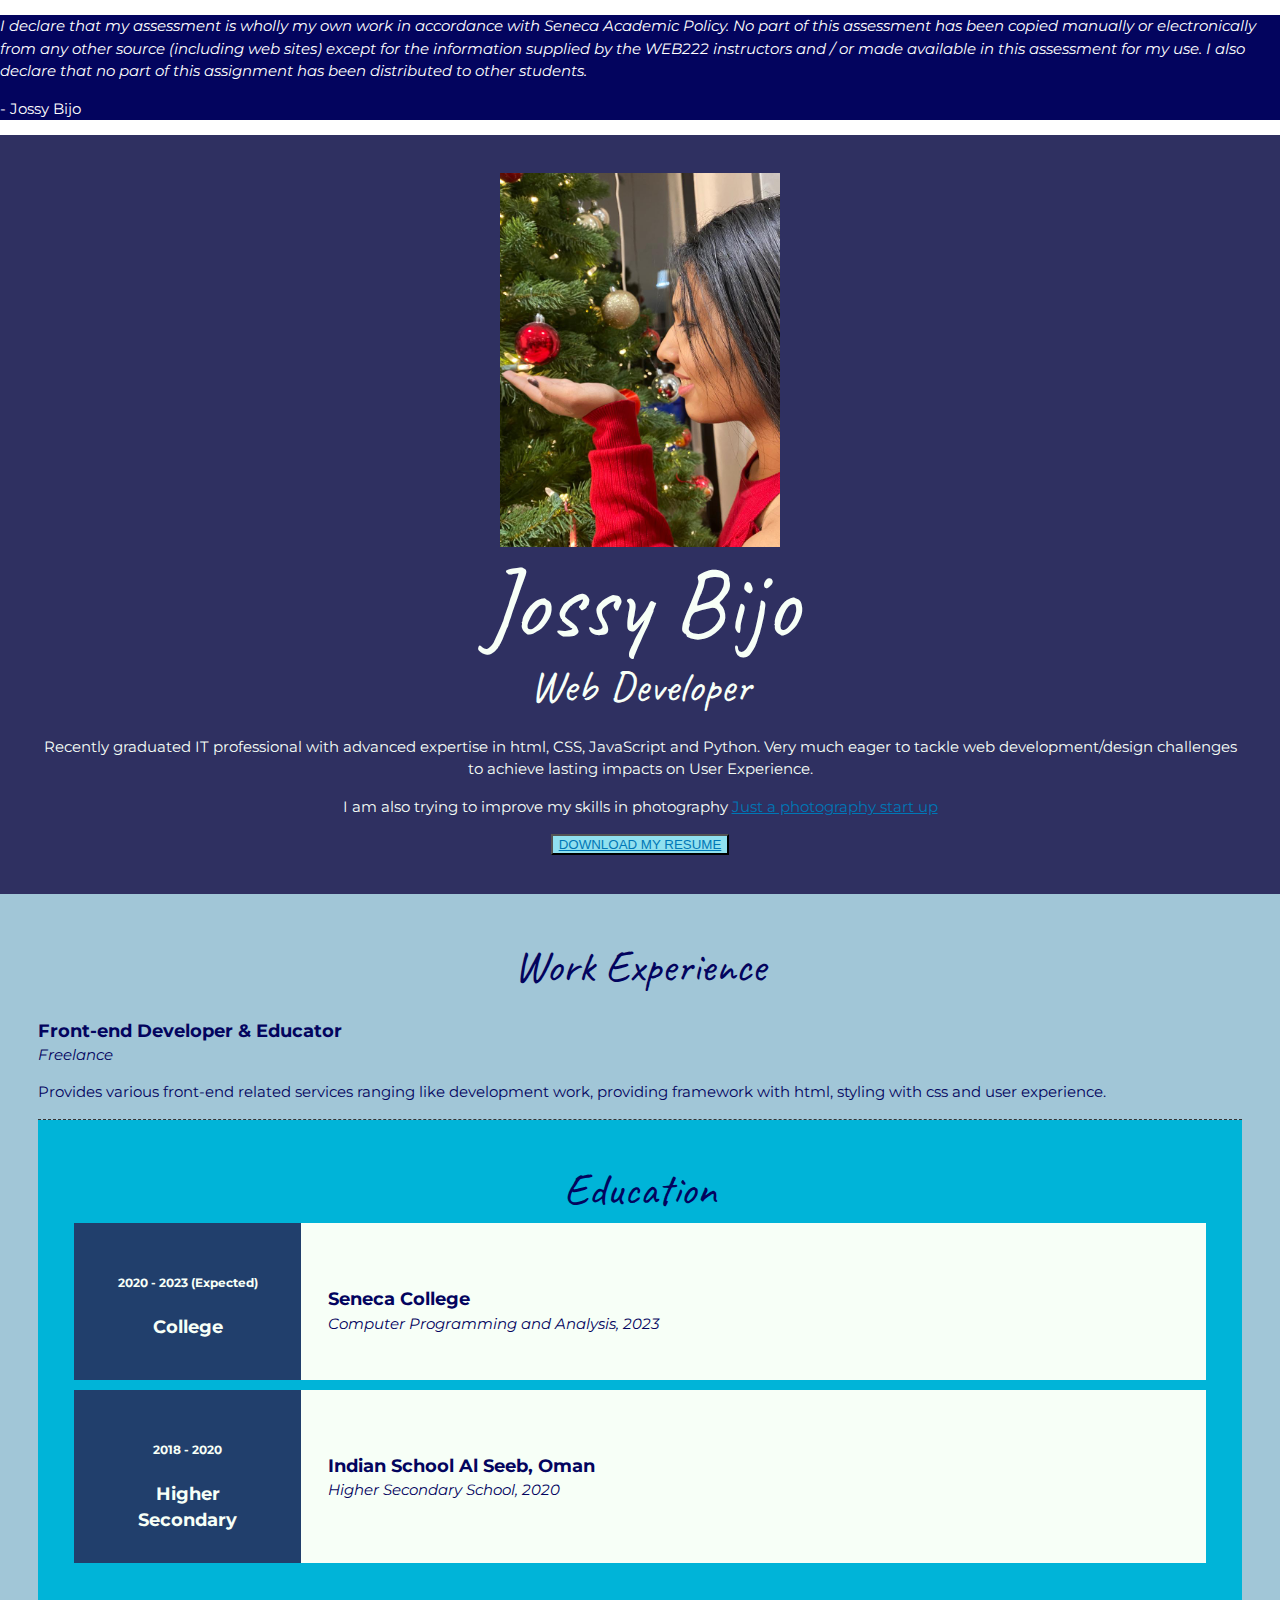
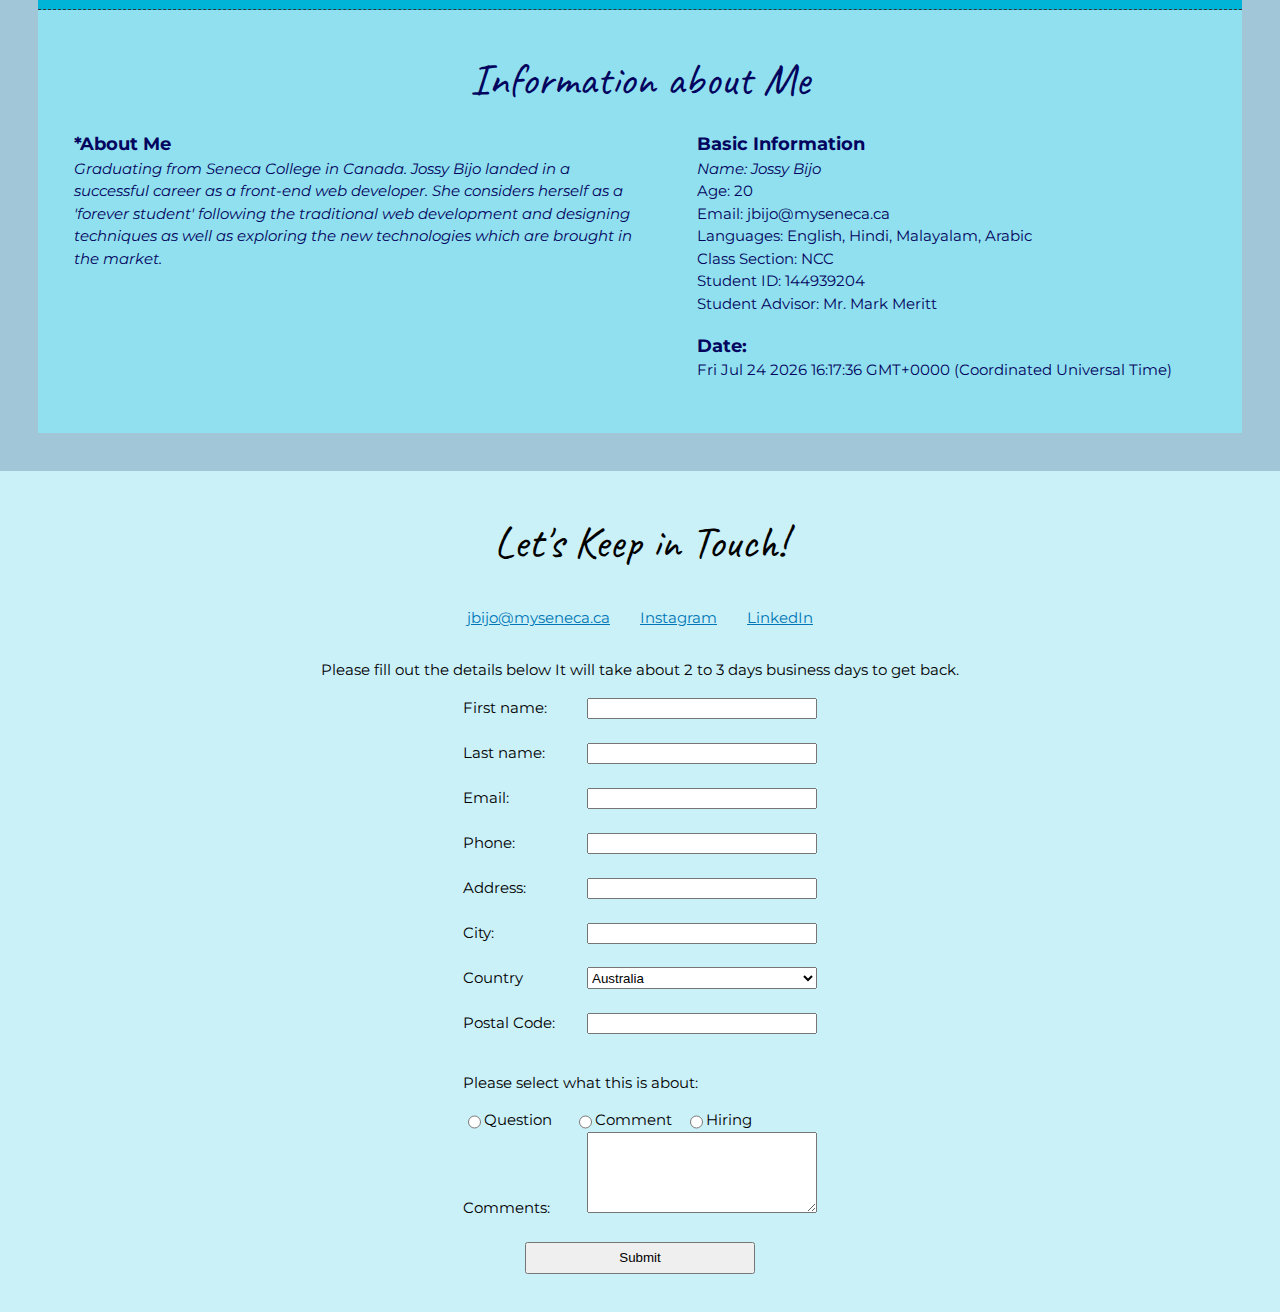
<file: index.html>
<!--I have done all the coding by myself and only copied the code that my professor provided to complete my workshops and assignments.
-->
<!DOCTYPE html>
<html lang="en">

<head>
  <meta charset="UTF-8">
  <meta name="viewport" content="width=device-width, initial-scale=1.0">
  <title>Jossy Bijo, Web Developer</title>
  <link href="https://fonts.googleapis.com/css?family=Caveat|Montserrat:400,600&display=swap" rel="stylesheet">
  <link rel="stylesheet" href="styles.css">
</head>

<script type="text/javascript">
  function getValue(radio) {
    if (radio.value == 'hiring') {
      document.getElementById("hourly_rate").style.display = "block";
    } else {
      document.getElementById("hourly_rate").style.display = "none";
    }
  }
</script>

<body>
  <main>
		<div class="academicdeclaration">
				  <p><i>I declare that my assessment is wholly my own work in accordance with Seneca Academic Policy. No part of this assessment has been copied manually or electronically from any other source (including web sites) except for the information supplied by the WEB222 instructors and / or made available in this assessment for my use. I also declare that no part of this assignment has been distributed to other students.</i></p>
				  <p></i>- Jossy Bijo</i></h4>
		</div>
    <!-- ***************  ABOUT / PROFILE  **************** -->
    <header>
      <nav id="menu">
      </nav>
      <div class="content-wrap">
        <img src="images/pic11.jpeg" alt="">
        <h1>Jossy Bijo</h1>
        <h2>Web Developer</h2>

        <p>Recently graduated IT professional with advanced expertise in html, CSS, JavaScript and Python. Very much
          eager to tackle web development/design challenges to achieve lasting impacts on User Experience.</p>
        <p>I am also trying to improve my skills in photography <a href="photography.html" target="_blank">Just a
            photography start up</a></p>
			
			<!--the download button-->
			<button class="downloadResume"><a href="resume.docx" 
                download="resume.docx" target="blank">DOWNLOAD MY RESUME</a></button>
      </div>
    </header>



    <!-- ****************  WORK EXPERIENCE  ******************** -->
    <section class="work-experience">
      <div class="content-wrap item-details divider">
        <h2>Work Experience</h2>

        <!-- Job 1 -->
        <section class="job-item">
          <div class="job-details">
            <h3>Front-end Developer & Educator</h3>
            <p>Freelance</p>
          </div>
          <div class="job-summary">
            <p>Provides various front-end related services ranging like development work, providing framework with html,
              styling with css and user experience.</p>
          </div>
        </section>

        <!-- *************  EDUCATION & CERTIFICATIONS *********** -->
        <section class="education">
          <div class="content-wrap item-details">
            <h2>Education</h2>
            <section>
              <div class="container">
                <div class="education-year">
                  <h5>2020 - 2023 (Expected)</h5>
                  <h3>College</h3>
                </div>
                <div class="content">
                  <div class="blue">
                    <h3>Seneca College</h3>
                    <p>Computer Programming and Analysis, 2023</p>
                  </div>
                </div>
              </div>
            </section>

            <section>
              <div class="container">
                <div class="education-year">
                  <h5>2018 - 2020</h5>
                  <h3>Higher Secondary</h3>
                </div>
                <div class="content">
                  <div class="blue">
                    <h3>Indian School Al Seeb, Oman</h3>
                    <p>Higher Secondary School, 2020</p>
                  </div>
                </div>
              </div>
            </section>
          </div>
        </section>
        <!-- <div class="divstyle"><p>hi</div></p> -->


        <!-- Informations about me -->
        <section class="myinfo">
          <div class="content-wrap divider">
            <h2>Information about Me</h2>
            <div class="infobox">
              <div class="leftbox">
                <h3>*About Me</h3>
                <p>Graduating from Seneca College in Canada. Jossy Bijo landed in a successful career as a front-end web
                  developer. She considers herself as a 'forever student' following the traditional web development and
                  designing techniques as well as exploring the new technologies which are brought in the market.
				  
				 
              </div>
              <div class="rightbox">
                <h3>Basic Information</h3>
                <p>Name: Jossy Bijo</p>
                <p>Age: 20</p>
                <p>Email: jbijo@myseneca.ca</p>
                <p>Languages: English, Hindi, Malayalam, Arabic</p>
                <p>Class Section: NCC</p>
                <p>Student ID: 144939204</p>
                <p>Student Advisor: Mr. Mark Meritt</p>
				<h3>Date:</h3><div id="current_date">
						<script>
						document.getElementById("current_date").innerHTML = Date();
						</script></p>
              </div>
            </div>
        </section>
      </div>


      <!-- ************  CONTACT INFO / SOCIAL MEDIA  ************ -->
      <footer>
        <div class="content-wrap">
          <h2>Let's Keep in Touch!</h2>

          <!-- Social media and contact links. Add or remove any networks. -->
          <ul class="contact-list">
            <li><a href="mailto:jbijo@myseneca.ca">jbijo@myseneca.ca</a></li>
            <li><a href="https://www.instagram.com/jossybijo/" target="_blank">Instagram</a></li>
            <li><a href="https://www.linkedin.com/in/jossy-bijo-3b0a9221b/" target="_blank">LinkedIn</a></li>
          </ul>

          <form class="details-form" action="https://httpbin.org/post" method="POST">
            <p>Please fill out the details below It will take about 2 to 3 days business days to get back.</p>
            <div class="form-inputs">
              <label for="fname">First name:</label>
              <input type="text" id="fname" name="fname" required><br><br>
              <label for="lname">Last name:</label>
              <input type="text" id="lname" name="lname" required><br><br>
              <label for="email">Email:</label>
              <input type="text" id="email" name="email" required><br><br>
              <label for="phone">Phone:</label>
              <input type="text" id="phone" name="phone" required><br><br>
              <label for="email">Address:</label>
              <input type="text" id="address" name="address" required><br><br>
              <label for="city">City:</label>
              <input type="text" id="city" name="city" required><br><br>
              <label for="country">Country</label>
              <select id="country" name="country">
                <option value="australia">Australia</option>
                <option value="canada">Canada</option>
                <option value="india">India</option>
                <option value="usa">USA</option>
              </select><br><br>
              <label for="postalCode">Postal Code:</label>
              <input type="text" id="postalCode" name="postalCode" required><br><br>
              <p>Please select what this is about:</p>
              <div class="radio-buttons">
                <input type="radio" id="question" name="hourly_rate" value="question" onchange="getValue(this)">
                <label for="html">Question</label><br>
                <input type="radio" id="comment" name="hourly_rate" value="comment" onchange="getValue(this)">
                <label for="css">Comment</label><br>
                <input type="radio" id="hiring" name="hourly_rate" value="hiring" onchange="getValue(this)">
                <label for="javascript">Hiring</label>
              </div>
              <div class="hourly-rate" id="hourly_rate">
                <label for="hourly_rate" id="hourly_rate_label">Hourly Rate:</label>
                <input type="text" name="hourly_rate">
              </div>
              <label class="textarea" for="comments">Comments:</label>
              <textarea type="text" id="comments" name="comments" rows="5" cols="50"></textarea><br><br>
              <div class="submit-button">
                <input class="submit-button" type="submit" value="Submit">
              </div>
            </div>
			</form>
          </form>
        </div>
      </footer>
  </main>
</body>

</html>
</file>
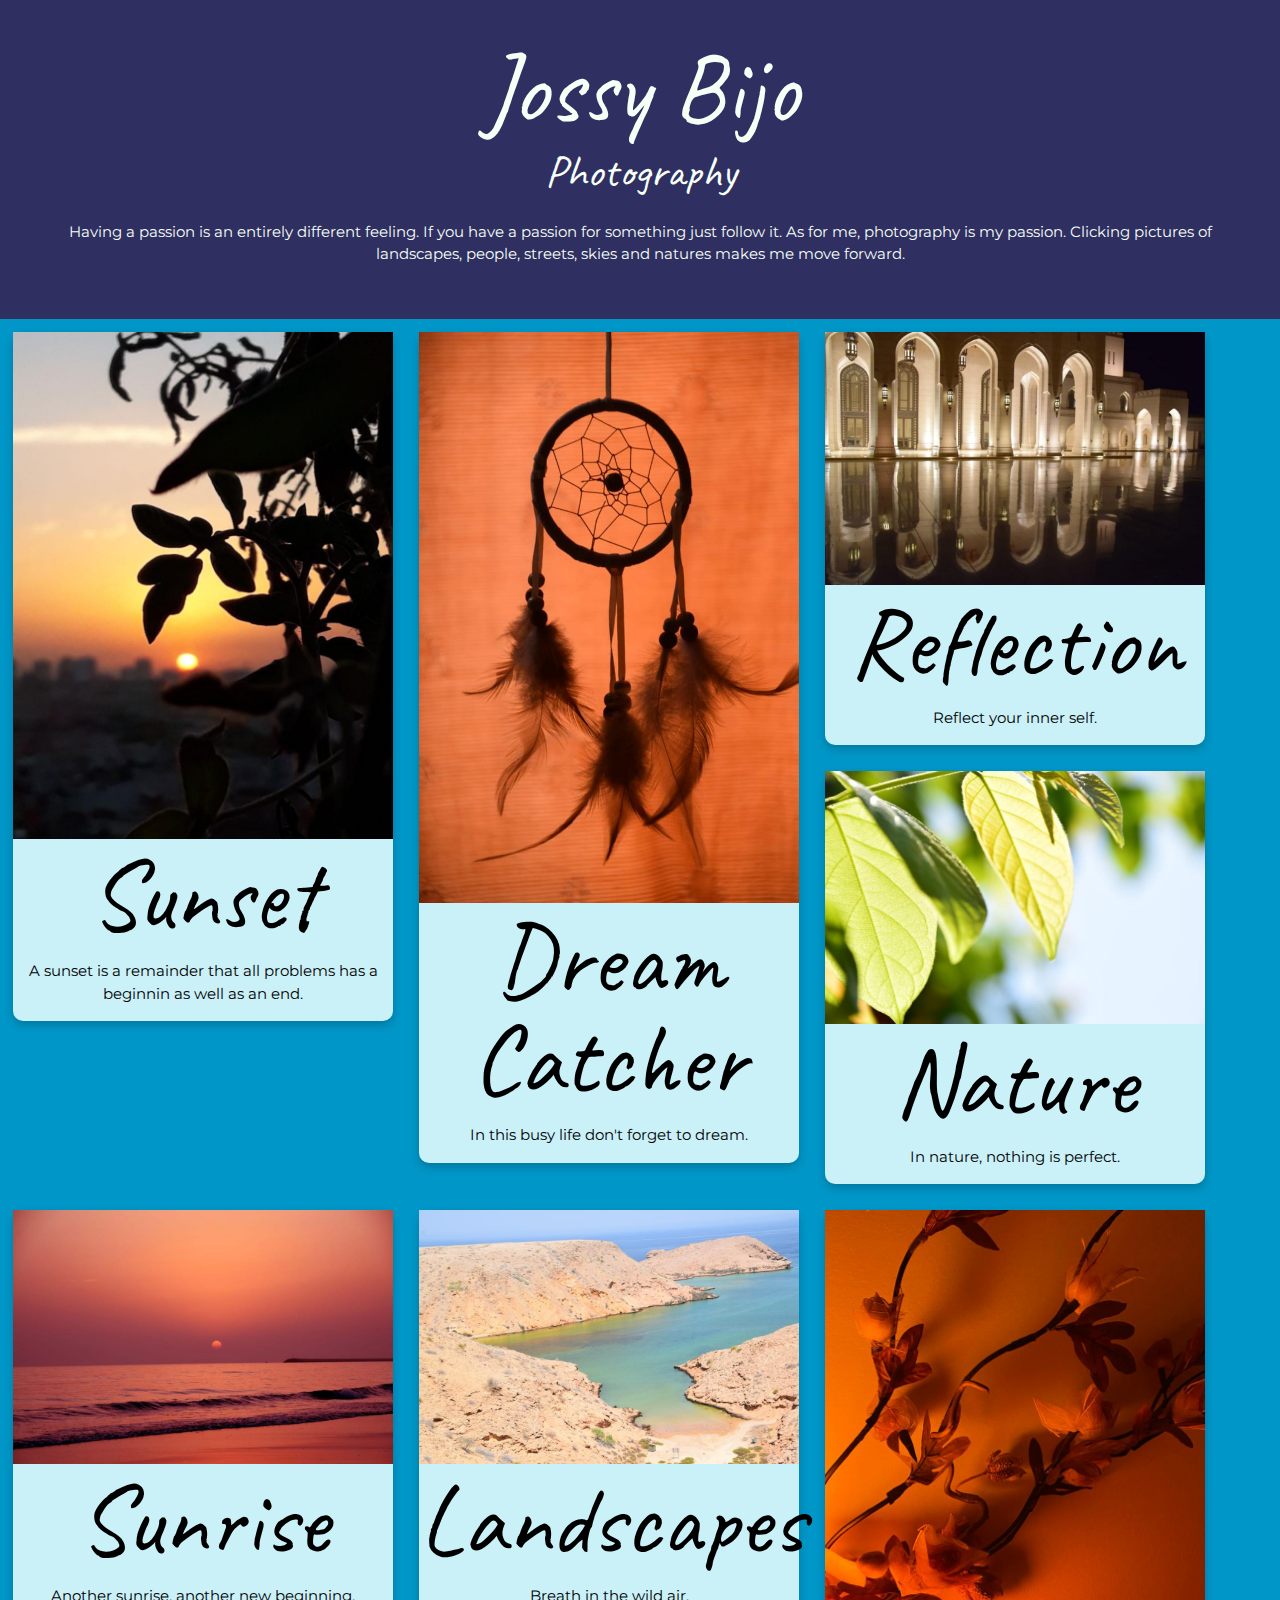
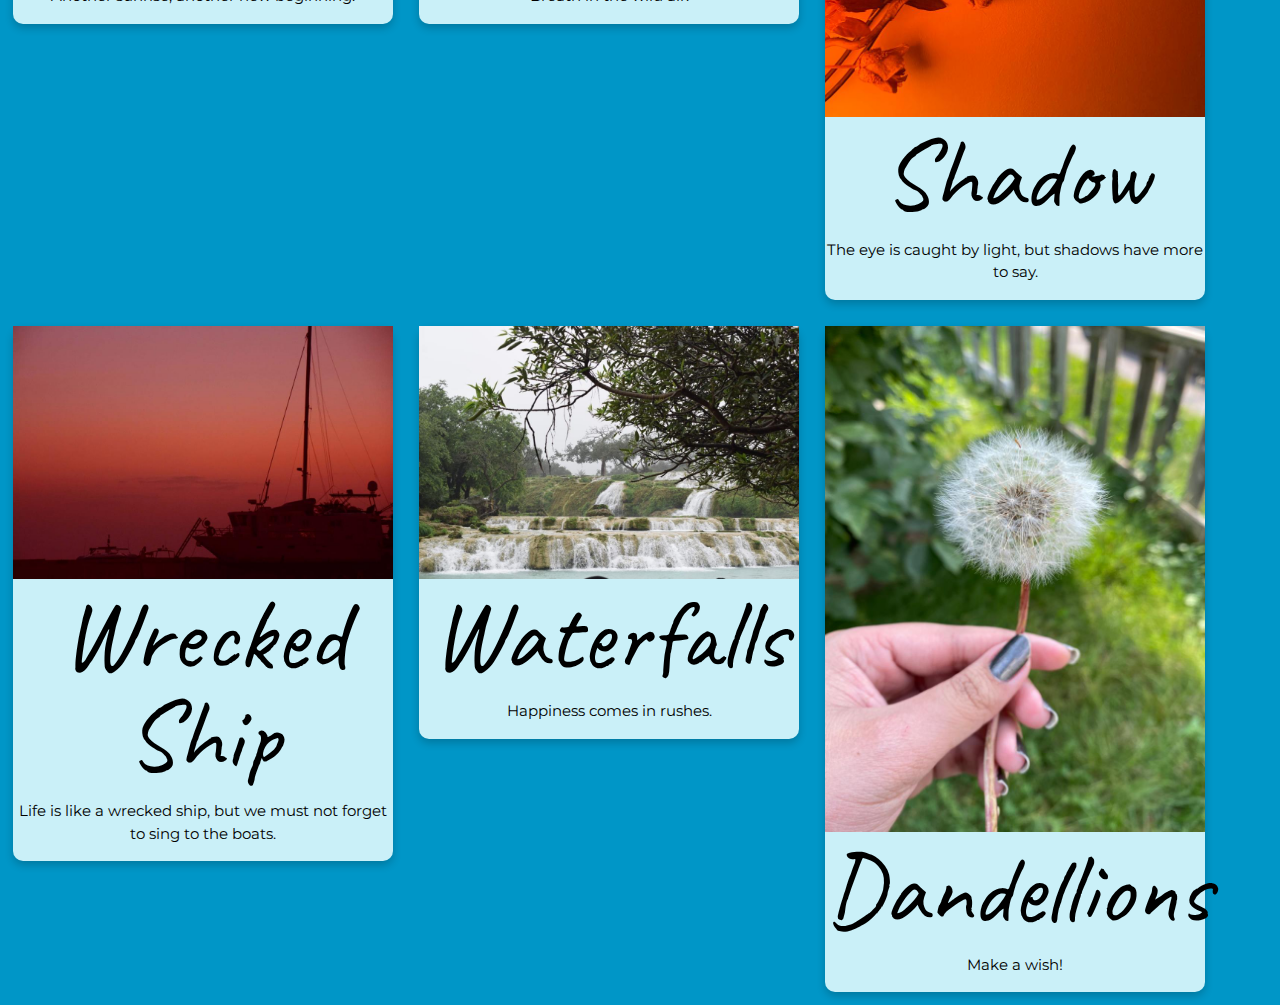
<file: photography.html>
<!DOCTYPE html>
<html lang="en">
  <head>
    <meta charset="UTF-8">
    <meta name="viewport" content="width=device-width, initial-scale=1.0">
    <title>Clicks by Jossy</title>
    <link href="https://fonts.googleapis.com/css?family=Caveat|Montserrat:400,600&display=swap" rel="stylesheet">
    <link rel="stylesheet" href="styles.css">
  </head>
  <body>
    <main>
      <!-- ***************  ABOUT / PROFILE  **************** -->
      <header>
        <div class="content-wrap">
          <h1>Jossy Bijo</h1>
          <h2>Photography</h2>

          <p>Having a passion is an entirely different feeling. If you have a passion for something just follow it. As for me, photography is my passion. Clicking pictures of landscapes, people, streets, skies and natures makes me move forward.</p>
        </div>
      </header>
	  <section>
		<footer>
			<meta name="viewport" content="width=device-width, initial-scale=1">
			<div class="bgcolor">
								<div class="card">
					  <img src="images/pic1.jpeg" alt="pic1.jpeg" style="width:100%">
					  <h1>Sunset</h1>
					  <p>A sunset is a remainder that all problems has a beginnin as well as an end.</p>
					  </div>
					  <div class="card">
					  <img src="images/pic2.jpeg" alt="pic2.jpeg" style="width:100%">
					  <h1>Dream Catcher</h1>
					  <p>In this busy life don't forget to dream.</p>
					  </div>
					  <div class="card">
					  <img src="images/pic3.jpeg" alt="pic3.jpeg" style="width:100%">
					  <h1>Reflection</h1>
					  <p>Reflect your inner self.</p>
					</div>
					<div class="card">
					  <img src="images/pic4.jpeg" alt="pic4.jpeg" style="width:100%">
					  <h1>Nature</h1>
					  <p>In nature, nothing is perfect.</p>
					</div>
					<div class="card">
					  <img src="images/pic5.jpeg" alt="pic5.jpeg" style="width:100%">
					  <h1>Sunrise</h1>
					  <p>Another sunrise, another new beginning.</p>
					</div>
					<div class="card">
					  <img src="images/pic6.jpeg" alt="pic6.jpeg" style="width:100%">
					  <h1>Landscapes</h1>
					  <p>Breath in the wild air.</p>
					</div>
					<div class="card">
					  <img src="images/pic7.jpeg" alt="pic7.jpeg" style="width:100%">
					  <h1>Shadow</h1>
					  <p>The eye is caught by light, but shadows have more to say.</p>
					</div>
					<div class="card">
					  <img src="images/pic8.jpeg" alt="pic8.jpeg" style="width:100%">
					  <h1>Wrecked Ship</h1>
					  <p>Life is like a wrecked ship, but we must not forget to sing to the boats.</p>
					</div>
					<div class="card">
					  <img src="images/pic9.jpeg" alt="pic9.jpeg" style="width:100%">
					  <h1>Waterfalls</h1>
					  <p>Happiness comes in rushes.</p>
					</div>
					<div class="card">
					  <img src="images/pic10.jpeg" alt="pic10.jpeg" style="width:100%">
					  <h1>Dandellions</h1>
					  <p>Make a wish!</p>
					</div>
				</div>
		  </section>
		 </footer>
	  <script src="./js/pictures.js"></script>
	</body>
</html>
</file>
<file: styles.css>
/*
COLOR PALETTE
https://coolors.co/03045e-023e8a-0077b6-0096c7-00b4d8-48cae4-90e0ef-ade8f4-caf0f8
*/
#menu {
  text-align: center;
}

.academicdeclaration{
	background: #03045E;
	color: white;
}

/* photography
------------------------------------*/
.bgcolor {
  background: #0096C7;
  position: absolute;
}

/*download button*/
.downloadResume{
	background: #90E0EF;
}

/* card style */

.card {
  box-shadow: 0 4px 8px 0 rgba(0, 0, 0, 0.2);
  max-width: 380px;
  margin: 13px;
  border-radius: 10px;
  text-align: center;
  padding-bottom: 1px;
  float: left;
  background: #caf0f8;
}

.title {
  font-size: 3px;
}

.details {
  padding: 5px;
  font-size: 5px;
}

.card-image {
  border-radius: 10px 10px 0 0;
}

/* Global styles
------------------------------------*/
html {
  box-sizing: border-box;
}

*,
*:before,
*:after {
  box-sizing: inherit;
}

body {
  color: #03045e;
  margin: 0;
  padding: 0;
  font-family: 'Montserrat', sans-serif;
  font-size: 15px;
  line-height: 1.5;
  height: auto;
  width: 100%;
}

img {
  width: 280px;
}

a {
  color: #0077b6;
}

a:hover {
  text-decoration: none;
}

h1 {
  font-size: 100px;
  line-height: 1;
}

h2 {
  font-size: 45px;
}

h1,
h2 {
  font-family: 'Caveat', cursive;
  font-weight: 400;
  margin: 0;
}

.content-wrap {
  width: 100%;
  margin: 0 auto;
  padding: 3% 3%;
}

h3 {
  margin-bottom: 0;
}

.item-details h3+p {
  font-style: italic;
}

.item-details h3~p {
  margin: 0;
}

.divider>section {
  border-bottom: 1px dashed #343434;
}

.divider>section:last-of-type {
  border-bottom: none;
}


/* Profile
------------------------------------*/
header {
  background: #2F3061;
  color: #F7FFF7;
  text-align: center;
  height: auto;
  width: 100%;
}

/*-- Informations about me --*/
.myinfo {
  background: #90E0EF;
  display: flex;
  margin: right 0;
  grid-template-columns: auto;

}

.leftbox {
  background: #90E0EF;
  width: 50%;
  height: auto;
  float: left;
  text-align: left;

}

.rightbox {
  background: #90E0EF;
  width: 50%;
  height: auto;
  float: right;
  text-align: left;
  padding-left: 5%;
}


/* Work Experience
------------------------------------*/
.work-experience {
  background: #A1C6D7;
  position: absolute;
}

.work-experience h2 {
  text-align: center;
}

.job-item {
  display: grid;
  grid-template-columns: auto;
  column-gap: 0.3px;
}


/* Education
------------------------------------*/
.divstyle {
  background: #F7FFF7;
  width: 50%;
}

.education {
  background: #00B4D8;
  grid-template-columns: auto;
  margin: 0;
  background-size: cover;
}

.education .container {
  display: grid;
  grid-template-columns: 20% 80%;
  margin-bottom: 10px;
}

.education .content {
  padding: 5% 3%;
  background-color: #F7FFF7;
}

.education .education-year {
  background-color: #213f6c;
  color: #F7FFF7;
  text-align: center;
  padding: 30px;

}



/* Contact Info
------------------------------------*/
footer {
  background: #CAF0F8;
  color: black;
  background: cover;
  height: auto;
}

.details-form {
  width: fit-content;
  margin: auto;
}

.form-inputs {
  width: fit-content;
  margin: auto;
}

.form-inputs label {
  width: 120px;
  display: inline-block
}

.form-inputs input {
  width: 230px;
  display: inline-block
}

.form-inputs textarea {
  width: 230px;
  display: inline-block
}

.form-inputs select {
  width: 230px;
  height: 22px;
}

.form-inputs .radio-buttons,
.form-inputs .radio-buttons input {
  display: flex;
  width: fit-content;
}

.radio-buttons label {
  width: 90px;
}

.hourly-rate {
  display: none;
  margin-bottom: 12px;
}

.submit-button {
  width: fit-content;
  margin: auto;
  height: 32px;
}

.contact-list {
  list-style-type: none;
  padding: 0;
  display: flex;
  justify-content: center;
}

.contact-list a {
  padding: 15px;
  display: inline-block;
}

@media only screen and (max-width: 400px) {
  h1 {
    font-size: 80px;
    line-height: 1;
  }

  h2 {
    font-size: 35px;
  }

  .title {
    font-size: 2px;
  }

  .details {
    padding: 3px;
    font-size: 4px;
  }

  body {
    color: #03045e;
    margin: 0;
    padding: 0;
    font-family: 'Montserrat', sans-serif;
    font-size: 12px;
    line-height: 1.5;
    height: auto;
    width: 100%;
  }

  img {
    width: 160px;
  }

  .education .container {
    display: grid;
    grid-template-columns: 35% 65%;
    margin-bottom: 10px;
  }

  .education .content {
    padding: 4% 4%;
    background-color: #F7FFF7;
  }

  .education .education-year {
    background-color: #213f6c;
    color: #F7FFF7;
    text-align: center;
    padding: 30px;

  }

  .form-inputs label {
    width: 100px;
    display: inline-block
  }

  .form-inputs input {
    width: 194px;
    display: inline-block
  }

  .form-inputs textarea {
    width: 194px;
    display: inline-block
  }

  .form-inputs select {
    width: 194px;
    height: 22px;
  }

  .form-inputs {
    width: 300px;
    margin: auto;
  }
}
</file>
